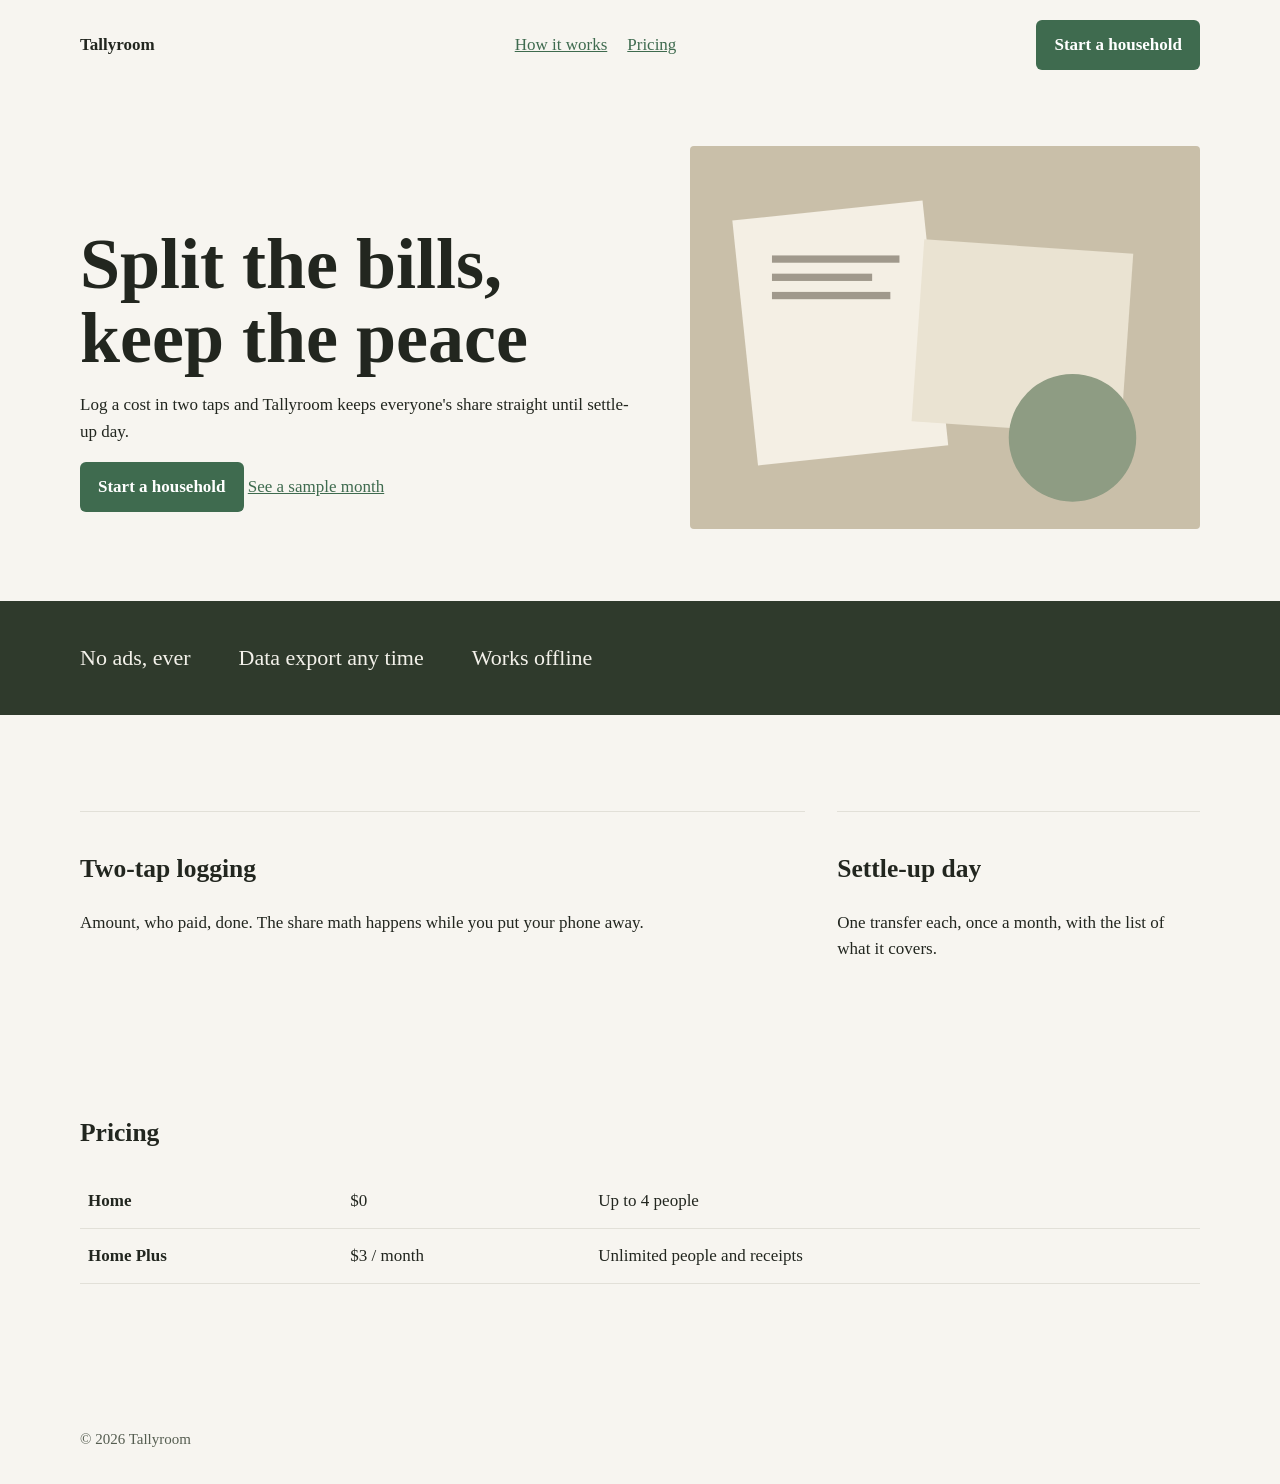
<file: skills/popnow-landing-page-from-mockup/scripts/fixtures/clean.html>
<!doctype html>
<html lang="en">
<head>
<meta charset="utf-8">
<meta name="viewport" content="width=device-width, initial-scale=1">
<title>Tallyroom: shared bills for households</title>
<meta name="description" content="Log a cost in two taps and Tallyroom keeps everyone's share straight until settle-up day.">
<style>
  :root { --bg: #F7F5F0; --surface: #FFFFFF; --ink: #22261F; --muted: #555D50; --accent: #3F6B4F; --line: #E2E0D8; }
  * { box-sizing: border-box; }
  body { margin: 0; background: var(--bg); color: var(--ink); font: 17px/1.55 "Iowan Old Style", "Palatino Linotype", Palatino, Georgia, serif; }
  a { color: var(--accent); }
  .wrap { width: min(1120px, 100% - 48px); margin-inline: auto; }
  header { display: flex; justify-content: space-between; align-items: center; padding: 20px 0; }
  header nav { display: flex; gap: 20px; }
  .btn { display: inline-block; background: var(--accent); color: #fff; padding: 12px 18px; border-radius: 6px; text-decoration: none; font-weight: 600; }
  .hero { display: grid; grid-template-columns: 1.1fr 1fr; gap: 48px; align-items: end; padding: 56px 0 72px; }
  .hero h1 { font-size: clamp(40px, 6vw, 72px); line-height: 1.02; margin: 0 0 16px; }
  .hero img { width: 100%; height: auto; display: block; border-radius: 4px; }
  .band { background: #2F3A2C; color: #F3F1EA; padding: 40px 0; }
  .band ul { display: flex; gap: 48px; list-style: none; margin: 0; padding: 0; font-size: 22px; }
  .features { padding: 96px 0 64px; display: grid; grid-template-columns: 2fr 1fr; gap: 32px; }
  .features article { border-top: 1px solid var(--line); padding-top: 16px; }
  .pricing { padding: 48px 0 112px; }
  .pricing table { width: 100%; border-collapse: collapse; }
  .pricing td, .pricing th { text-align: left; padding: 14px 8px; border-bottom: 1px solid var(--line); }
  footer { padding: 32px 0; color: var(--muted); font-size: 15px; }
  @media (max-width: 760px) {
    .hero, .features { grid-template-columns: 1fr; }
    .band ul { flex-direction: column; gap: 12px; }
    header nav { display: none; }
  }
</style>
</head>
<body>
<div class="wrap">
  <header><strong>Tallyroom</strong><nav><a href="#how">How it works</a><a href="#pricing">Pricing</a></nav><a class="btn" href="#start">Start a household</a></header>
  <main>
    <section class="hero">
      <div>
        <h1>Split the bills, keep the peace</h1>
        <p>Log a cost in two taps and Tallyroom keeps everyone's share straight until settle-up day.</p>
        <p><a class="btn" id="start" href="#pricing">Start a household</a> <a href="#how">See a sample month</a></p>
      </div>
      <img src="photo.svg" width="560" height="420" alt="Hands sorting receipts on a kitchen table">
    </section>
  </main>
</div>
<section class="band" aria-label="Facts"><div class="wrap"><ul><li>No ads, ever</li><li>Data export any time</li><li>Works offline</li></ul></div></section>
<div class="wrap">
  <section class="features" id="how">
    <article><h2>Two-tap logging</h2><p>Amount, who paid, done. The share math happens while you put your phone away.</p></article>
    <article><h2>Settle-up day</h2><p>One transfer each, once a month, with the list of what it covers.</p></article>
  </section>
  <section class="pricing" id="pricing">
    <h2>Pricing</h2>
    <table><tr><th>Home</th><td>$0</td><td>Up to 4 people</td></tr><tr><th>Home Plus</th><td>$3 / month</td><td>Unlimited people and receipts</td></tr></table>
  </section>
  <footer>© 2026 Tallyroom</footer>
</div>
</body>
</html>
</file>
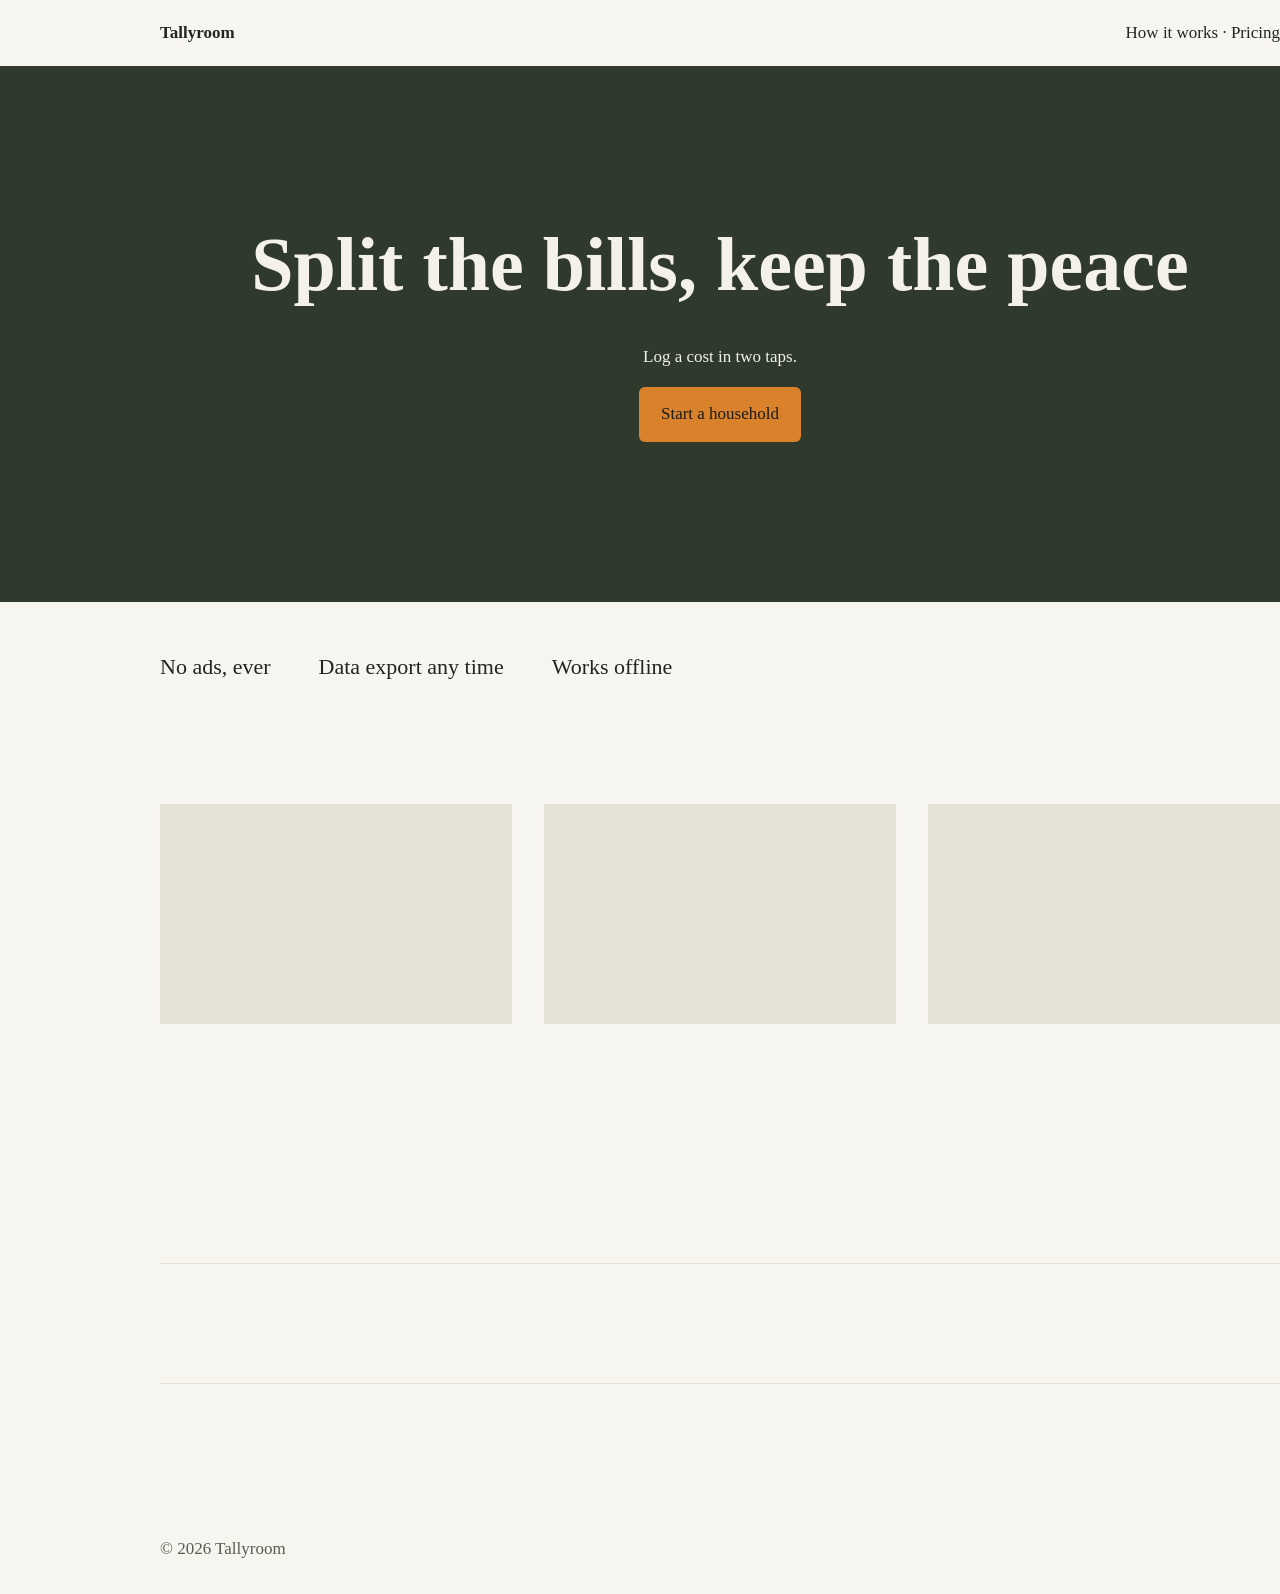
<file: skills/popnow-landing-page-from-mockup/scripts/fixtures/mockup-standin.html>
<!doctype html>
<html lang="en">
<head>
<meta charset="utf-8">
<title>Mockup stand-in</title>
<!-- Stand-in for a generated mockup image in self-tests: same sections as clean.html,
     but the hero is a dark full-bleed band with a centered headline, so the compare
     step has real differences to report. -->
<style>
  * { box-sizing: border-box; }
  body { margin: 0; width: 1440px; background: #F7F5F0; color: #22261F; font: 17px/1.55 Georgia, serif; }
  .wrap { width: 1120px; margin: 0 auto; }
  header { display: flex; justify-content: space-between; padding: 20px 0; }
  .hero { background: #2F3A2C; color: #F3F1EA; text-align: center; padding: 140px 0 160px; }
  .hero h1 { font-size: 76px; margin: 0 0 20px; }
  .accent { display: inline-block; background: #D9822B; color: #1b1b1b; padding: 14px 22px; border-radius: 6px; }
  .facts { display: flex; gap: 48px; padding: 48px 0; font-size: 22px; }
  .features { display: grid; grid-template-columns: 1fr 1fr 1fr; gap: 32px; padding: 72px 0; }
  .features div { height: 220px; background: #E6E1D5; }
  .pricing { padding: 48px 0 120px; }
  .pricing div { height: 120px; border-bottom: 1px solid #E2E0D8; }
  footer { padding: 32px 0; color: #555D50; }
</style>
</head>
<body>
<div class="wrap"><header><strong>Tallyroom</strong><span>How it works · Pricing</span></header></div>
<section class="hero"><h1>Split the bills, keep the peace</h1><p>Log a cost in two taps.</p><span class="accent">Start a household</span></section>
<div class="wrap">
  <div class="facts"><span>No ads, ever</span><span>Data export any time</span><span>Works offline</span></div>
  <div class="features"><div></div><div></div><div></div></div>
  <div class="pricing"><div></div><div></div></div>
  <footer>© 2026 Tallyroom</footer>
</div>
</body>
</html>
</file>
